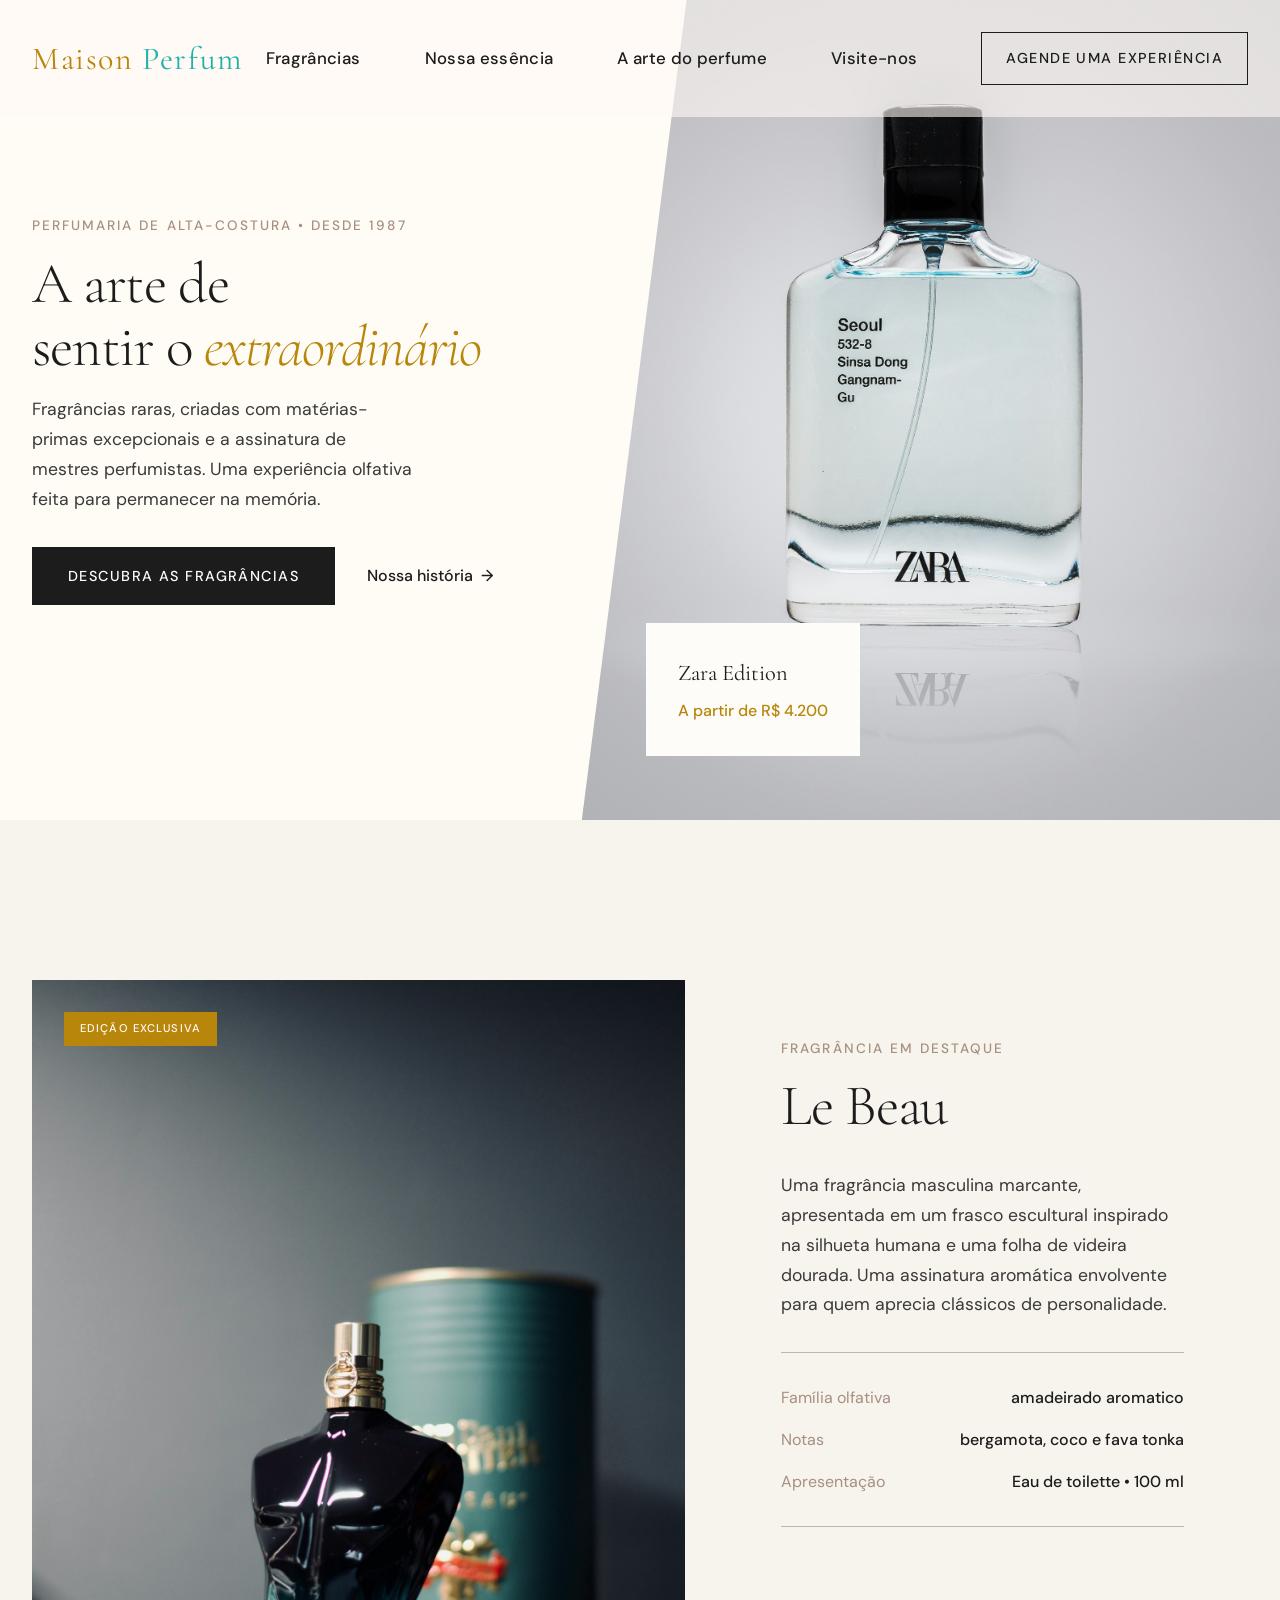
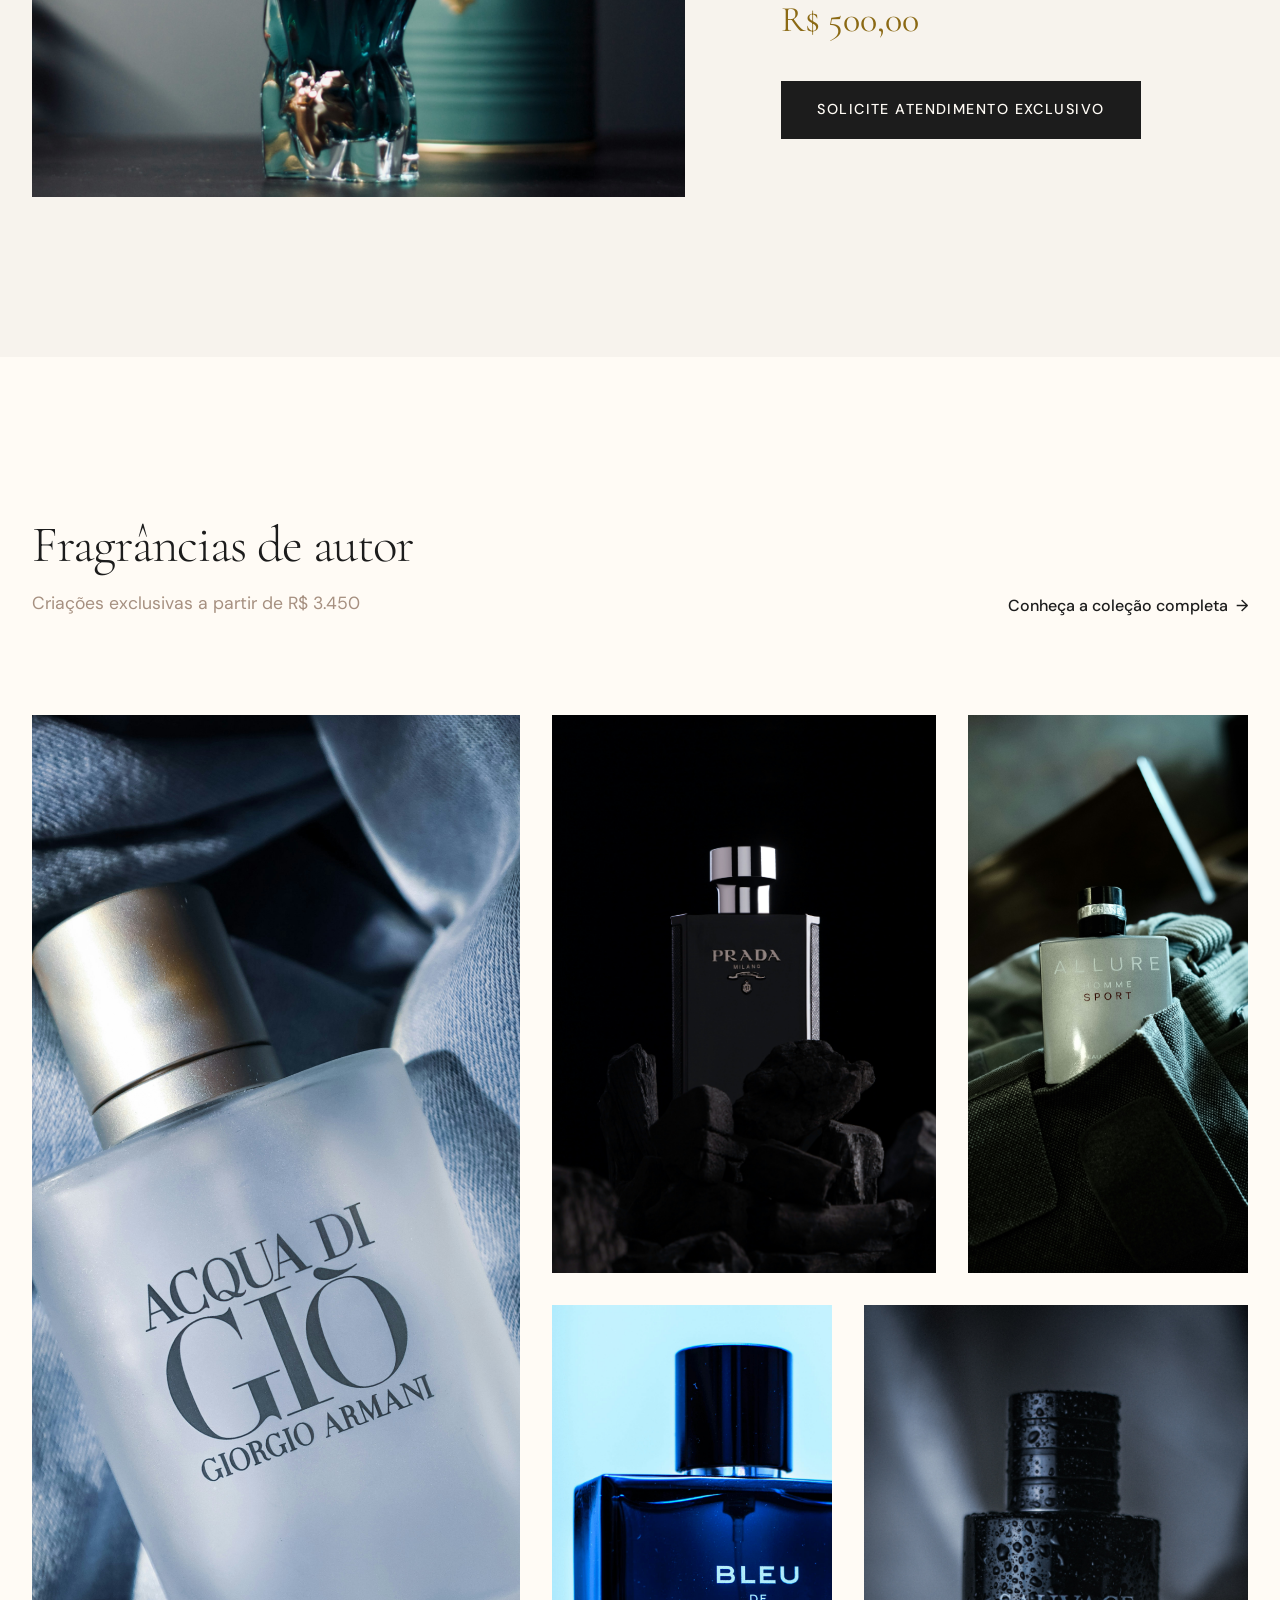
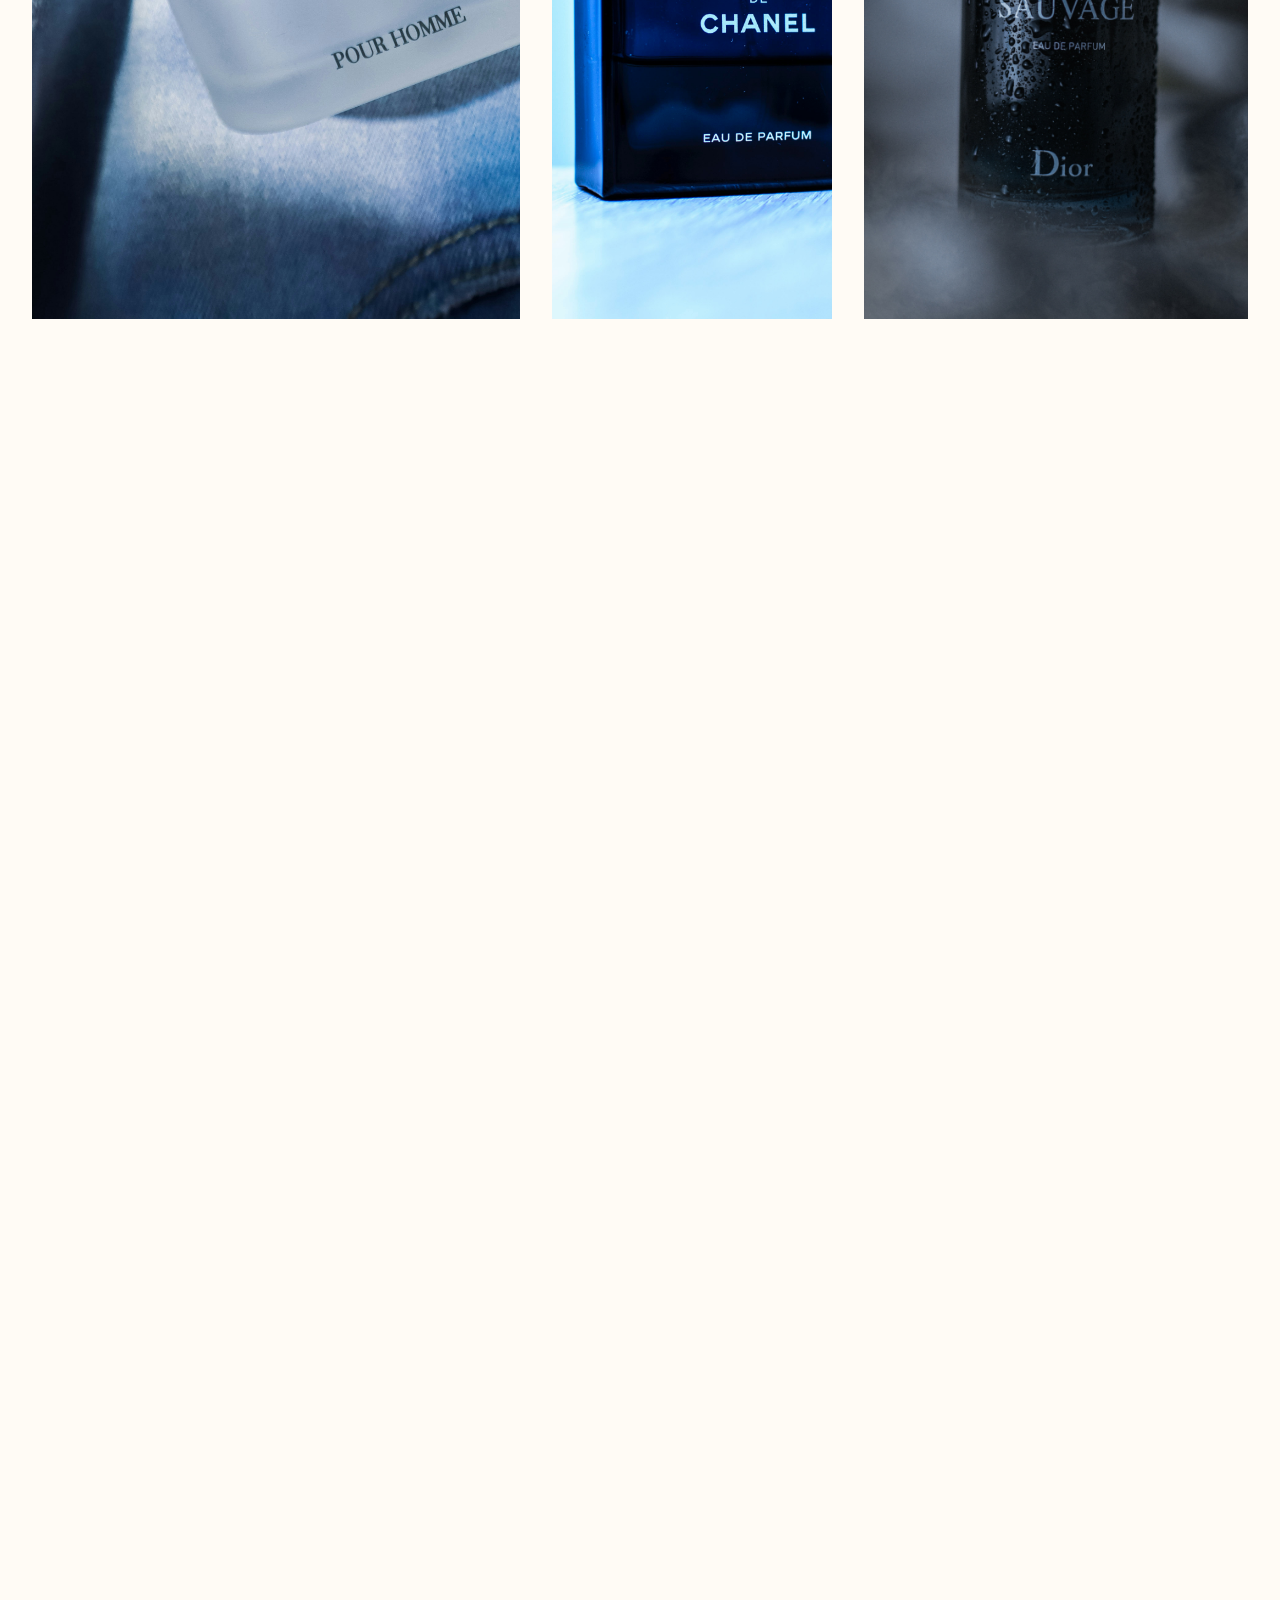
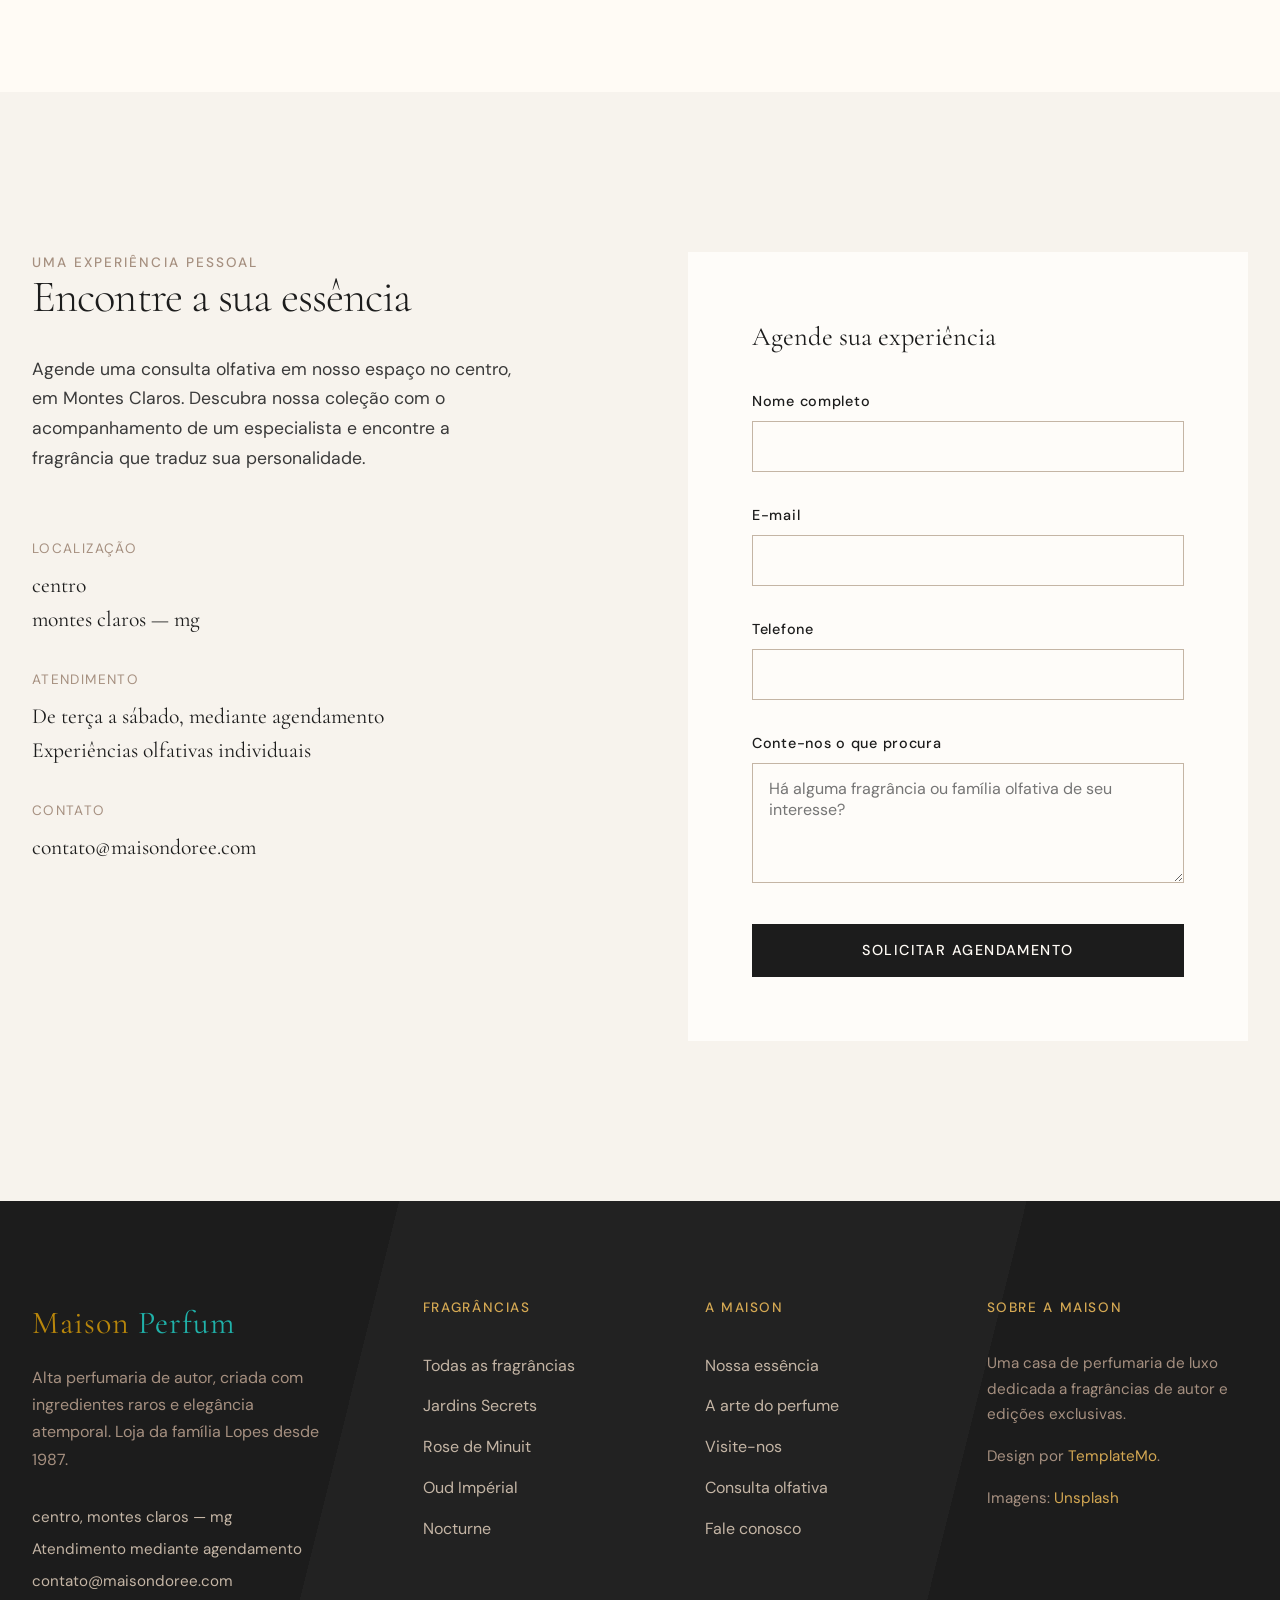
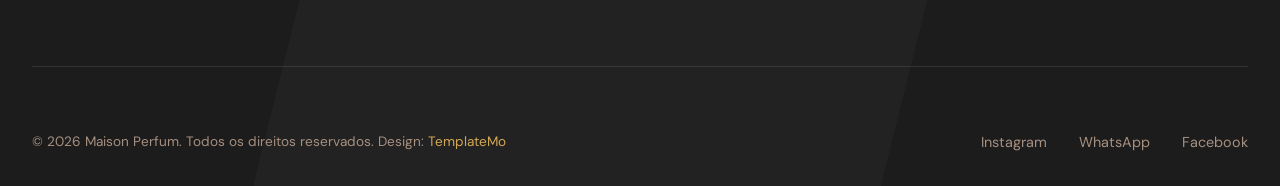
<file: index.html>
<!DOCTYPE html>
<html lang="pt-BR">
<head>
    <meta charset="UTF-8">
    <meta name="viewport" content="width=device-width, initial-scale=1.0">
    <title>Maison Perfum — Perfumaria de Luxo</title>
    
    <!-- Google Fonts -->
    <link rel="preconnect" href="https://fonts.googleapis.com">
    <link rel="preconnect" href="https://fonts.gstatic.com" crossorigin>
    <link href="https://fonts.googleapis.com/css2?family=Cormorant+Garamond:ital,wght@0,300;0,400;0,500;0,600;1,300;1,400&family=DM+Sans:ital,wght@0,400;0,500;0,600;1,400&display=swap" rel="stylesheet">
    <link rel="stylesheet" href="templatemo-maison-style.css">
    <!--

TemplateMo 611 Maison Doree

https://templatemo.com/tm-611-maison-doree

-->
</head>
<body>
    <!-- Header -->
    <header class="site-header" id="header">
        <div class="container">
            <div class="header-inner">
                <a href="#" class="logo">Maison <span>Perfum</span></a>
                
                <nav class="nav-main">
                    <a href="#collections">Fragrâncias</a>
                    <a href="#story">Nossa essência</a>
                    <a href="#craftsmanship">A arte do perfume</a>
                    <a href="#contact">Visite-nos</a>
                    <a href="#contact" class="nav-cta">Agende uma experiência</a>
                </nav>
                
                <button class="menu-toggle" id="menuToggle" aria-label="Abrir menu">
                    <span></span>
                    <span></span>
                    <span></span>
                </button>
            </div>
        </div>
    </header>
    
    <!-- Mobile Navigation -->
    <div class="mobile-overlay" id="mobileOverlay"></div>
    <nav class="mobile-nav" id="mobileNav">
        <button class="mobile-nav-close" id="mobileNavClose" aria-label="Fechar menu">×</button>
        <ul class="mobile-nav-links">
            <li><a href="#collections">Fragrâncias</a></li>
            <li><a href="#story">Nossa essência</a></li>
            <li><a href="#craftsmanship">A arte do perfume</a></li>
            <li><a href="#contact">Visite-nos</a></li>
        </ul>
        <div class="mobile-nav-cta">
            <a href="#contact" class="btn-primary">Agende uma experiência</a>
        </div>
    </nav>
    
    <!-- Hero Section -->
    <section class="hero">
        <div class="hero-content">
            <p class="text-label hero-tagline">Perfumaria de alta-costura • Desde 1987</p>
            <h1 class="heading-display hero-title">
                A arte de<br>sentir o <em>extraordinário</em>
            </h1>
            <p class="text-body hero-description">
                Fragrâncias raras, criadas com matérias-primas excepcionais e
                a assinatura de mestres perfumistas. Uma experiência olfativa
                feita para permanecer na memória.
            </p>
            <div class="hero-actions">
                <a href="#collections" class="btn-primary">Descubra as fragrâncias</a>
                <a href="#story" class="btn-text">Nossa história</a>
            </div>
        </div>
        <div class="hero-image">
            <div class="hero-slide active" data-title="Gentleman Givenchy" data-price="A partir de R$ 550,00">
                <img src="images/alina-rubo-HjO5vw_PP5c-unsplash.jpg" 
                     alt="gentleman givenchy">
            </div>
            <div class="hero-slide" data-title="Zara Edition" data-price="A partir de R$ 4.200">
                <img src="images/kelvin-lutan-5f4yovjJw4c-unsplash.jpg" 
                     alt="Perfume Zara Edition">
            </div>
            <div class="hero-slide" data-title="Yves Saint Laurent" data-price="A partir de R$ 3.450">
                <img src="images/omar-al-ghosson-TaEAE9cdpVU-unsplash.jpg" 
                     alt="Perfume Yves Saint Laurent">
            </div>
            <div class="hero-image-overlay">
                <p class="overlay-title" id="heroTitle">gentleman givenchy</p>
                <p class="overlay-price" id="heroPrice">A partir de R$ 550,00</p>
            </div>
        </div>
    </section>
    
    <!-- Fragrância em destaque -->
    <section class="featured-piece">
        <div class="container">
            <div class="featured-grid">
                <div class="featured-image-wrapper">
                    <div class="featured-image">
                        <img src="images/filip-baotic-Vq511boXLUk-unsplash.jpg" 
                             alt="Frasco de perfume artesanal de luxo">
                    </div>
                    <div class="featured-badge">Edição exclusiva</div>
                </div>
                <div class="featured-content">
                    <p class="text-label featured-label">Fragrância em destaque</p>
                    <h2 class="heading-display featured-title">Le Beau</h2>
                    <p class="text-body featured-description">
                        Uma fragrância masculina marcante, apresentada em um
                        frasco escultural inspirado na silhueta humana e uma folha de videira dourada. Uma
                        assinatura aromática envolvente para quem aprecia
                        clássicos de personalidade.
                    </p>
                    <div class="featured-details">
                        <div class="detail-row">
                            <span class="detail-label">Família olfativa</span>
                            <span class="detail-value">amadeirado aromatico</span>
                        </div>
                        <div class="detail-row">
                            <span class="detail-label">Notas</span>
                            <span class="detail-value">bergamota, coco e fava tonka</span>
                        </div>
                        <div class="detail-row">
                            <span class="detail-label">Apresentação</span>
                            <span class="detail-value">Eau de toilette • 100 ml</span>
                        </div>
                    </div>
                    <p class="featured-price">R$ 500,00</p>
                    <a href="#contact" class="btn-primary">Solicite atendimento exclusivo</a>
                </div>
            </div>
        </div>
    </section>
    
    <!-- Fragrâncias -->
    <section class="collections" id="collections">
        <div class="container">
            <div class="section-header">
                <div class="section-header-left">
                    <h2 class="heading-display section-title">Fragrâncias de autor</h2>
                    <p class="text-body section-subtitle">
                        Criações exclusivas a partir de R$ 3.450
                    </p>
                </div>
                <a href="#contact" class="btn-text">Conheça a coleção completa</a>
            </div>
            
            <div class="collections-grid">
                <div class="collection-item">
                    <div class="collection-image">
                        <img src="images/isaac-wolff-Sdg64dvfRk0-unsplash.jpg" 
                             alt="Perfume floral da coleção Jardins Secrets">
                    </div>
                    <div class="collection-overlay">
                        <h3 class="collection-name">Jardins Secrets</h3>
                        <p class="collection-count">A partir de R$ 3.450</p>
                    </div>
                </div>
                
                <div class="collection-item">
                    <div class="collection-image">
                        <img src="images/jeroen-van-roij-sLQt9PjsCcs-unsplash.jpg" 
                             alt="Perfume floral de luxo com rosas">
                    </div>
                    <div class="collection-overlay">
                        <h3 class="collection-name">Rose de Minuit</h3>
                        <p class="collection-count">A partir de R$ 4.200</p>
                    </div>
                </div>
                
                <div class="collection-item">
                    <div class="collection-image">
                        <img src="images/trung-nhan-tran-BfSTSfEVWfA-unsplash.jpg" 
                             alt="Fragrância intensa em frasco de cristal">
                    </div>
                    <div class="collection-overlay">
                        <h3 class="collection-name">Oud Impérial</h3>
                        <p class="collection-count">A partir de R$ 3.850</p>
                    </div>
                </div>
                
                <div class="collection-item">
                    <div class="collection-image">
                        <img src="images/jeroen-den-otter-2b0JeJTEclQ-unsplash.jpg" 
                             alt="Perfume de edição limitada da coleção Héritage">
                    </div>
                    <div class="collection-overlay">
                        <h3 class="collection-name">Héritage</h3>
                        <p class="collection-count">A partir de R$ 6.500</p>
                    </div>
                </div>
                
                <div class="collection-item">
                    <div class="collection-image">
                        <img src="images/arthur-harutyunyan-PO-Zvi6LGYY-unsplash.jpg" 
                             alt="Perfume amadeirado da coleção Nocturne">
                    </div>
                    <div class="collection-overlay">
                        <h3 class="collection-name">Nocturne</h3>
                        <p class="collection-count">A partir de R$ 3.700</p>
                    </div>
                </div>
            </div>
        </div>
    </section>
    
    <!-- Nossa essência -->
    <section class="story" id="story">
        <div class="container">
            <div class="story-grid">
                <div class="story-content">
                    <p class="text-label story-label">Nossa essência</p>
                    <h2 class="heading-display story-title">
                        Uma história escrita em fragrâncias
                    </h2>
                    <p class="text-body story-text">
                        Fundada em 2026 por Eduardo Lopes, a Maison Perfum é a
                        loja da família Lopes, criada para traduzir emoções em
                        perfumes. Nosso ateliê reúne matérias-primas raras e o
                        talento de perfumistas dedicados a composições únicas.
                    </p>
                    <p class="text-body story-text">
                        Hoje, uma nova geração mantém viva essa tradição:
                        combina técnicas de maceração cuidadosas, ingredientes
                        selecionados e uma visão contemporânea da alta perfumaria.
                        Cada frasco carrega a identidade da nossa casa.
                    </p>
                    <div class="story-signature">
                        <p class="signature-name">Eduardo Lopes</p>
                        <p class="signature-title">Fundador da Maison Perfum</p>
                    </div>
                </div>
                <div class="story-images">
                    <div class="story-image">
                        <img src="images/kelvin-lutan-5f4yovjJw4c-unsplash.jpg" 
                             alt="Detalhe de frasco de perfume Maison Perfum">
                    </div>
                    <div class="story-image">
                        <img src="images/laura-chouette-gbT2KAq1V5c-unsplash.jpg" 
                             alt="Matérias-primas florais para perfumaria">
                    </div>
                </div>
            </div>
        </div>
    </section>
    
    <!-- A arte do perfume -->
    <section class="craftsmanship" id="craftsmanship">
        <div class="container">
            <div class="craft-grid">
                <div class="craft-content">
                    <p class="text-label">A arte da criação</p>
                    <h2 class="heading-display craft-title">
                        Criado com tempo. Usado para sempre.
                    </h2>
                    <p class="text-body craft-text">
                        Da seleção das essências ao repouso em barris, cada
                        fragrância percorre um processo minucioso. Nossos
                        perfumistas equilibram notas raras para criar aromas
                        marcantes, com profundidade e personalidade.
                    </p>
                    <ul class="craft-list text-body">
                        <li>Ingredientes selecionados de origem responsável</li>
                        <li>Composições desenvolvidas por mestres perfumistas</li>
                        <li>Maceração cuidadosa para revelar cada nota</li>
                        <li>Frascos numerados em edições limitadas</li>
                    </ul>
                    <a href="#contact" class="btn-primary">Agende uma consulta olfativa</a>
                </div>
                <div class="craft-image-wrapper">
                    <div class="craft-image">
                        <img src="images/omar-al-ghosson-TaEAE9cdpVU-unsplash.jpg" 
                             alt="Frasco de perfume artesanal em detalhe">
                    </div>
                    <div class="craft-stats">
                        <div class="stat-item">
                            <p class="stat-number">37</p>
                            <p class="stat-label">Anos de excelência</p>
                        </div>
                        <div class="stat-item">
                            <p class="stat-number">12</p>
                            <p class="stat-label">Mestres perfumistas</p>
                        </div>
                        <div class="stat-item">
                            <p class="stat-number">8K+</p>
                            <p class="stat-label">Criações olfativas</p>
                        </div>
                    </div>
                </div>
            </div>
        </div>
    </section>
    
    <!-- Depoimentos -->
    <section class="testimonials">
        <div class="container">
            <div class="testimonials-header">
                <p class="text-label">Relatos de clientes</p>
                <h2 class="heading-display testimonials-title">Uma assinatura inesquecível</h2>
                <p class="text-body testimonials-subtitle">Experiências de quem escolheu a Maison Perfum</p>
            </div>
            
            <div class="testimonials-grid">
                <div class="testimonial-card">
                    <div class="testimonial-stars">
                        <span>★</span><span>★</span><span>★</span><span>★</span><span>★</span>
                    </div>
                    <p class="testimonial-text">
                        A evolução das notas é extraordinária. Oud Impérial se tornou minha assinatura; nunca passo sem receber um elogio.
                    </p>
                    <div class="testimonial-author">
                        <div class="testimonial-info">
                            <p class="testimonial-name">Maria</p>
                            <p class="testimonial-detail">Oud Impérial</p>
                        </div>
                    </div>
                </div>
                
                <div class="testimonial-card">
                    <div class="testimonial-stars">
                        <span>★</span><span>★</span><span>★</span><span>★</span><span>★</span>
                    </div>
                    <p class="testimonial-text">
                        Fui recebida com todo cuidado na consulta olfativa. Rose de Minuit é sofisticado, envolvente e tem uma fixação impecável.
                    </p>
                    <div class="testimonial-author">
                        <div class="testimonial-info">
                            <p class="testimonial-name">Ana</p>
                            <p class="testimonial-detail">Rose de Minuit</p>
                        </div>
                    </div>
                </div>
                
                <div class="testimonial-card">
                    <div class="testimonial-stars">
                        <span>★</span><span>★</span><span>★</span><span>★</span><span>★</span>
                    </div>
                    <p class="testimonial-text">
                        A curadoria e a qualidade dos ingredientes são incomparáveis. Cada fragrância tem personalidade e conta uma história.
                    </p>
                    <div class="testimonial-author">
                        <div class="testimonial-info">
                            <p class="testimonial-name">Luiz</p>
                            <p class="testimonial-detail">Coleção Héritage</p>
                        </div>
                    </div>
                </div>
            </div>
        </div>
    </section>
    
    <!-- Contato -->
    <section class="contact" id="contact">
        <div class="container">
            <div class="contact-grid">
                <div class="contact-content">
                    <p class="text-label">Uma experiência pessoal</p>
                    <h2 class="heading-display contact-title">
                        Encontre a sua essência
                    </h2>
                    <p class="text-body contact-text">
                        Agende uma consulta olfativa em nosso espaço no centro,
                        em Montes Claros. Descubra nossa coleção com o acompanhamento
                        de um especialista e encontre a fragrância que traduz
                        sua personalidade.
                    </p>
                    
                    <div class="contact-details">
                        <div class="contact-item">
                            <p class="contact-item-label">Localização</p>
                            <p class="contact-item-value">
                                centro<br>
                                montes claros — mg
                            </p>
                        </div>
                        <div class="contact-item">
                            <p class="contact-item-label">Atendimento</p>
                            <p class="contact-item-value">
                                De terça a sábado, mediante agendamento<br>
                                Experiências olfativas individuais
                            </p>
                        </div>
                        <div class="contact-item">
                            <p class="contact-item-label">Contato</p>
                            <p class="contact-item-value">
                                <a href="mailto:contato@maisondoree.com">contato@maisondoree.com</a>
                            </p>
                        </div>
                    </div>
                </div>
                
                <div class="contact-form-wrapper">
                    <h3 class="form-title">Agende sua experiência</h3>
                    <form id="appointmentForm">
                        <div class="form-group">
                            <label class="form-label" for="name">Nome completo</label>
                            <input type="text" id="name" name="name" class="form-input" required>
                        </div>
                        <div class="form-group">
                            <label class="form-label" for="email">E-mail</label>
                            <input type="email" id="email" name="email" class="form-input" required>
                        </div>
                        <div class="form-group">
                            <label class="form-label" for="phone">Telefone</label>
                            <input type="tel" id="phone" name="phone" class="form-input">
                        </div>
                        <div class="form-group">
                            <label class="form-label" for="message">Conte-nos o que procura</label>
                            <textarea id="message" name="message" class="form-textarea" 
                                placeholder="Há alguma fragrância ou família olfativa de seu interesse?"></textarea>
                        </div>
                        <button type="submit" class="form-submit">Solicitar agendamento</button>
                    </form>
                </div>
            </div>
        </div>
    </section>
    
    <!-- Footer -->
    <footer class="site-footer">
        <div class="container">
            <div class="footer-grid">
                <!-- Marca e contato -->
                <div class="footer-brand">
                    <p class="footer-logo">Maison <span>Perfum</span></p>
                    <p class="footer-tagline">
                        Alta perfumaria de autor, criada com ingredientes raros e elegância atemporal. Loja da família Lopes desde 1987.
                    </p>
                    <div class="footer-contact-info">
                        <p>centro, montes claros — mg</p>
                        <p>Atendimento mediante agendamento</p>
                        <p><a href="mailto:contato@maisondoree.com">contato@maisondoree.com</a></p>
                    </div>
                </div>
                
                <!-- Fragrâncias -->
                <div class="footer-column">
                    <h4 class="footer-column-title">Fragrâncias</h4>
                    <ul class="footer-links">
                        <li><a href="#collections">Todas as fragrâncias</a></li>
                        <li><a href="#">Jardins Secrets</a></li>
                        <li><a href="#">Rose de Minuit</a></li>
                        <li><a href="#">Oud Impérial</a></li>
                        <li><a href="#">Nocturne</a></li>
                    </ul>
                </div>
                
                <!-- Maison -->
                <div class="footer-column">
                    <h4 class="footer-column-title">A Maison</h4>
                    <ul class="footer-links">
                        <li><a href="#story">Nossa essência</a></li>
                        <li><a href="#craftsmanship">A arte do perfume</a></li>
                        <li><a href="#contact">Visite-nos</a></li>
                        <li><a href="#contact">Consulta olfativa</a></li>
                        <li><a href="#contact">Fale conosco</a></li>
                    </ul>
                </div>
                
                <!-- Sobre a Maison -->
                <div class="footer-column footer-about">
                    <h4 class="footer-column-title">Sobre a Maison</h4>
                    <p>
                        Uma casa de perfumaria de luxo dedicada a fragrâncias de autor e edições exclusivas.
                    </p>
                    <p>
                        Design por <a href="https://templatemo.com" target="_blank" rel="nofollow">TemplateMo</a>.
                    </p>
                    <p>
                        Imagens: <a href="https://unsplash.com" target="_blank">Unsplash</a>
                    </p>
                </div>
            </div>
            
            <!-- Rodapé -->
            <div class="footer-bottom">
                <p class="footer-copyright">© 2026 Maison Perfum. Todos os direitos reservados. Design: <a href="https://templatemo.com" target="_blank" rel="nofollow">TemplateMo</a></p>
                <div class="footer-social">
                    <a href="#">Instagram</a>
                    <a href="#">WhatsApp</a>
                    <a href="#">Facebook</a>
                </div>
            </div>
        </div>
    </footer>
    <script src="templatemo-maison-doree.js"></script>
</body>
</html>
</file>
<file: templatemo-maison-style.css>
@charset "utf-8";
/* 

CSS Document 

TemplateMo 611 Maison Doree

https://templatemo.com/tm-611-maison-doree

*/

:root {
	--color-cream: #FFFBF5;
	--color-ivory: #F7F3ED;
	--color-warm-white: #FEFCF9;
	--color-gold: #B8860B;
	--color-gold-light: #D4A853;
	--color-gold-dark: #8B6914;
	--color-turquoise: #20B2AA;
	--color-charcoal: #1C1C1C;
	--color-charcoal-soft: #3A3A3A;
	--color-taupe: #A69080;
	--color-taupe-light: #C4B5A5;

	--font-display: 'Cormorant Garamond', Georgia, serif;
	--font-body: 'DM Sans', -apple-system, sans-serif;

	--space-xs: 0.5rem;
	--space-sm: 1rem;
	--space-md: 2rem;
	--space-lg: 4rem;
	--space-xl: 6rem;
	--space-2xl: 10rem;
}

*,
*::before,
*::after {
	margin: 0;
	padding: 0;
	box-sizing: border-box;
}

html {
	scroll-behavior: smooth;
}

body {
	font-family: var(--font-body);
	font-size: 18px;
	line-height: 1.6;
	color: var(--color-charcoal);
	background-color: var(--color-cream);
	-webkit-font-smoothing: antialiased;
}

img {
	max-width: 100%;
	height: auto;
	display: block;
}

a {
	color: inherit;
	text-decoration: none;
}

/* Typography */
.heading-display {
	font-family: var(--font-display);
	font-weight: 300;
	line-height: 1.1;
	letter-spacing: -0.02em;
}

.heading-editorial {
	font-family: var(--font-display);
	font-weight: 400;
	font-style: italic;
	line-height: 1.2;
}

.text-label {
	font-family: var(--font-body);
	font-size: 0.85rem;
	font-weight: 500;
	letter-spacing: 0.15em;
	text-transform: uppercase;
	color: var(--color-taupe);
}

.text-body {
	font-family: var(--font-body);
	font-size: 1.1rem;
	line-height: 1.7;
	color: var(--color-charcoal-soft);
}

/* Layout Utilities */
.container {
	width: 100%;
	max-width: 1400px;
	margin: 0 auto;
	padding: 0 var(--space-md);
}

.container--narrow {
	max-width: 900px;
}

.container--wide {
	max-width: 1600px;
}

/* ========================================
           HEADER / NAVIGATION
        ======================================== */
.site-header {
	position: fixed;
	top: 0;
	left: 0;
	right: 0;
	z-index: 1000;
	padding: var(--space-md) 0;
	transition: background 0.4s ease, padding 0.4s ease;
}

.site-header::before {
	content: '';
	position: absolute;
	top: 0;
	left: 0;
	right: 0;
	bottom: 0;
	background-color: rgba(255, 251, 245, 0.6);
	z-index: -1;
}

.site-header.scrolled {
	background: rgba(255, 251, 245, 0.98);
	backdrop-filter: blur(10px);
	padding: var(--space-sm) 0;
	box-shadow: 0 1px 0 rgba(0, 0, 0, 0.05);
}

.site-header.scrolled::before {
	display: none;
}

.header-inner {
	display: flex;
	align-items: center;
	justify-content: space-between;
}

.logo {
	font-family: var(--font-display);
	font-size: 2rem;
	font-weight: 400;
	letter-spacing: 0.05em;
	color: var(--color-gold);
}

.logo span {
	color: var(--color-turquoise);
}

.nav-main {
	display: flex;
	align-items: center;
	gap: var(--space-lg);
}

.nav-main a:not(.nav-cta) {
	font-family: var(--font-body);
	font-size: 1.05rem;
	font-weight: 500;
	letter-spacing: 0.02em;
	position: relative;
	padding: var(--space-xs) 0;
	transition: color 0.3s ease;
}

.nav-main a:not(.nav-cta):hover {
	color: var(--color-gold);
}

.nav-cta {
	font-family: var(--font-body);
	font-size: 0.9rem;
	font-weight: 500;
	letter-spacing: 0.1em;
	text-transform: uppercase;
	padding: 0.875rem 1.5rem;
	border: 1px solid var(--color-charcoal);
	transition: all 0.3s ease;
}

.nav-cta:hover {
	background-color: var(--color-charcoal);
	color: var(--color-cream);
}

/* Mobile Menu Toggle */
.menu-toggle {
	display: none;
	flex-direction: column;
	gap: 5px;
	background: none;
	border: none;
	cursor: pointer;
	padding: 10px;
}

.menu-toggle span {
	display: block;
	width: 24px;
	height: 1.5px;
	background-color: var(--color-charcoal);
	transition: all 0.3s ease;
}

/* ========================================
           HERO SECTION
        ======================================== */
.hero {
	min-height: 600px;
	max-height: 820px;
	height: 100vh;
	display: grid;
	grid-template-columns: 1fr 1.2fr;
	background-color: var(--color-cream);
	overflow: hidden;
}

.hero-content {
	display: flex;
	flex-direction: column;
	justify-content: center;
	padding: var(--space-md) var(--space-lg);
	padding-left: max(var(--space-md), calc((100vw - 1400px) / 2 + var(--space-md)));
}

.hero-tagline {
	margin-bottom: var(--space-sm);
	opacity: 0;
	transform: translateY(20px);
	animation: fadeUp 0.8s ease forwards;
	animation-delay: 0.3s;
}

.hero-title {
	font-size: clamp(2.5rem, 4.5vw, 4rem);
	margin-bottom: var(--space-sm);
	opacity: 0;
	transform: translateY(30px);
	animation: fadeUp 0.8s ease forwards;
	animation-delay: 0.5s;
}

.hero-title em {
	font-style: italic;
	color: var(--color-gold);
}

.hero-description {
	max-width: 380px;
	margin-bottom: var(--space-md);
	opacity: 0;
	transform: translateY(20px);
	animation: fadeUp 0.8s ease forwards;
	animation-delay: 0.7s;
}

.hero-actions {
	display: flex;
	align-items: center;
	gap: var(--space-md);
	opacity: 0;
	transform: translateY(20px);
	animation: fadeUp 0.8s ease forwards;
	animation-delay: 0.9s;
}

.btn-primary {
	display: inline-flex;
	align-items: center;
	gap: var(--space-sm);
	font-family: var(--font-body);
	font-size: 0.9rem;
	font-weight: 500;
	letter-spacing: 0.1em;
	text-transform: uppercase;
	padding: 1.1rem 2.25rem;
	background-color: var(--color-charcoal);
	color: var(--color-cream);
	border: none;
	cursor: pointer;
	transition: all 0.3s ease;
}

.btn-primary:hover {
	background-color: var(--color-gold-dark);
}

.btn-text {
	font-family: var(--font-body);
	font-size: 1rem;
	font-weight: 500;
	color: var(--color-charcoal);
	position: relative;
}

.btn-text::after {
	content: '→';
	margin-left: 0.5rem;
	transition: margin-left 0.3s ease;
}

.btn-text:hover::after {
	margin-left: 0.75rem;
}

.hero-image {
	position: relative;
	overflow: hidden;
	clip-path: polygon(15% 0, 100% 0, 100% 100%, 0 100%);
}

.hero-slide {
	position: absolute;
	inset: 0;
	opacity: 0;
	transition: opacity 1s ease-in-out;
}

.hero-slide.active {
	opacity: 1;
}

.hero-slide img {
	width: 100%;
	height: 100%;
	object-fit: cover;
}

.hero-image-overlay {
	position: absolute;
	bottom: var(--space-lg);
	left: var(--space-lg);
	background-color: var(--color-warm-white);
	padding: var(--space-md);
	max-width: 280px;
	z-index: 10;
	opacity: 0;
	transform: translateY(20px);
	animation: fadeUp 0.8s ease forwards;
	animation-delay: 1.1s;
}

.overlay-title {
	font-family: var(--font-display);
	font-size: 1.4rem;
	font-weight: 400;
	margin-bottom: var(--space-xs);
	transition: opacity 0.5s ease;
}

.overlay-price {
	font-family: var(--font-body);
	font-size: 1rem;
	color: var(--color-gold);
	font-weight: 500;
	transition: opacity 0.5s ease;
}

@keyframes fadeUp {
	to {
		opacity: 1;
		transform: translateY(0);
	}
}

/* ========================================
           FEATURED PIECE SECTION
        ======================================== */
.featured-piece {
	padding: var(--space-2xl) 0;
	background-color: var(--color-ivory);
}

.featured-grid {
	display: grid;
	grid-template-columns: 1.4fr 1fr;
	gap: var(--space-xl);
	align-items: center;
}

.featured-image-wrapper {
	position: relative;
}

.featured-image {
	aspect-ratio: 4/5;
	overflow: hidden;
}

.featured-image img {
	width: 100%;
	height: 100%;
	object-fit: cover;
	transition: transform 0.8s ease;
}

.featured-image-wrapper:hover .featured-image img {
	transform: scale(1.03);
}

.featured-badge {
	position: absolute;
	top: var(--space-md);
	left: var(--space-md);
	background-color: var(--color-gold);
	color: var(--color-cream);
	font-family: var(--font-body);
	font-size: 0.7rem;
	font-weight: 500;
	letter-spacing: 0.1em;
	text-transform: uppercase;
	padding: 0.5rem 1rem;
}

.featured-content {
	padding-right: var(--space-lg);
}

.featured-label {
	margin-bottom: var(--space-sm);
}

.featured-title {
	font-size: clamp(2.75rem, 4.5vw, 4rem);
	margin-bottom: var(--space-md);
}

.featured-description {
	margin-bottom: var(--space-md);
}

.featured-details {
	display: flex;
	flex-direction: column;
	gap: var(--space-sm);
	margin-bottom: var(--space-lg);
	padding: var(--space-md) 0;
	border-top: 1px solid var(--color-taupe-light);
	border-bottom: 1px solid var(--color-taupe-light);
}

.detail-row {
	display: flex;
	justify-content: space-between;
	font-size: 1rem;
}

.detail-label {
	color: var(--color-taupe);
}

.detail-value {
	font-weight: 500;
}

.featured-price {
	font-family: var(--font-display);
	font-size: 2.25rem;
	font-weight: 400;
	color: var(--color-gold-dark);
	margin-bottom: var(--space-md);
}

/* ========================================
           COLLECTIONS SECTION
        ======================================== */
.collections {
	padding: var(--space-2xl) 0;
	background-color: var(--color-cream);
}

.section-header {
	display: flex;
	justify-content: space-between;
	align-items: flex-end;
	margin-bottom: var(--space-xl);
}

.section-header-left {
	max-width: 500px;
}

.section-title {
	font-size: clamp(2.25rem, 4vw, 3.5rem);
	margin-bottom: var(--space-sm);
}

.section-subtitle {
	color: var(--color-taupe);
}

/* Asymmetric Masonry Grid */
.collections-grid {
	display: grid;
	grid-template-columns: repeat(12, 1fr);
	grid-template-rows: repeat(2, auto);
	gap: var(--space-md);
}

.collection-item {
	position: relative;
	overflow: hidden;
	cursor: pointer;
}

.collection-item:nth-child(1) {
	grid-column: 1 / 6;
	grid-row: 1 / 3;
}

.collection-item:nth-child(2) {
	grid-column: 6 / 10;
	grid-row: 1 / 2;
}

.collection-item:nth-child(3) {
	grid-column: 10 / 13;
	grid-row: 1 / 2;
}

.collection-item:nth-child(4) {
	grid-column: 6 / 9;
	grid-row: 2 / 3;
}

.collection-item:nth-child(5) {
	grid-column: 9 / 13;
	grid-row: 2 / 3;
}

.collection-image {
	width: 100%;
	height: 100%;
	min-height: 280px;
	overflow: hidden;
}

.collection-item:nth-child(1) .collection-image {
	min-height: 600px;
}

.collection-image img {
	width: 100%;
	height: 100%;
	object-fit: cover;
	transition: transform 0.6s ease;
}

.collection-item:hover .collection-image img {
	transform: scale(1.05);
}

.collection-overlay {
	position: absolute;
	inset: 0;
	background: linear-gradient(to top, rgba(28, 28, 28, 0.7) 0%, transparent 60%);
	display: flex;
	flex-direction: column;
	justify-content: flex-end;
	padding: var(--space-md);
	opacity: 0;
	transition: opacity 0.4s ease;
}

.collection-item:hover .collection-overlay {
	opacity: 1;
}

.collection-name {
	font-family: var(--font-display);
	font-size: 1.75rem;
	font-weight: 400;
	color: var(--color-cream);
	margin-bottom: var(--space-xs);
}

.collection-count {
	font-size: 0.9rem;
	color: var(--color-taupe-light);
	letter-spacing: 0.05em;
}

/* ========================================
           ABOUT / STORY SECTION
        ======================================== */
.story {
	padding: var(--space-2xl) 0;
	background: linear-gradient(104deg,
			#1C1C1C 0%,
			#1C1C1C 50%,
			#222222 50%,
			#222222 100%);
	color: var(--color-cream);
	overflow: hidden;
}

.story-grid {
	display: grid;
	grid-template-columns: 1fr 1fr;
	gap: var(--space-xl);
	align-items: center;
}

.story-content {
	padding-right: var(--space-lg);
}

.story-label {
	color: var(--color-gold-light);
	margin-bottom: var(--space-sm);
}

.story-title {
	font-size: clamp(2.75rem, 4.5vw, 4.5rem);
	margin-bottom: var(--space-md);
	color: var(--color-cream);
}

.story-text {
	color: var(--color-taupe-light);
	margin-bottom: var(--space-md);
}

.story-signature {
	margin-top: var(--space-lg);
}

.signature-name {
	font-family: var(--font-display);
	font-style: italic;
	font-size: 1.75rem;
	color: var(--color-gold-light);
	margin-bottom: var(--space-xs);
}

.signature-title {
	font-size: 0.9rem;
	color: var(--color-taupe);
	letter-spacing: 0.1em;
	text-transform: uppercase;
}

.story-images {
	display: grid;
	grid-template-columns: 1fr 1fr;
	gap: var(--space-md);
	position: relative;
}

.story-image:first-child {
	margin-top: var(--space-xl);
}

.story-image {
	aspect-ratio: 3/4;
	overflow: hidden;
}

.story-image img {
	width: 100%;
	height: 100%;
	object-fit: cover;
}

/* ========================================
           CRAFTSMANSHIP SECTION
        ======================================== */
.craftsmanship {
	padding: var(--space-2xl) 0;
	background-color: var(--color-ivory);
	overflow: hidden;
}

.craft-grid {
	display: grid;
	grid-template-columns: 1fr 1.5fr;
	gap: var(--space-xl);
	align-items: center;
}

.craft-content {
	order: 1;
}

.craft-image-wrapper {
	order: 2;
	position: relative;
}

.craft-image {
	aspect-ratio: 16/10;
	overflow: hidden;
}

.craft-image img {
	width: 100%;
	height: 100%;
	object-fit: cover;
}

.craft-stats {
	position: absolute;
	bottom: -40px;
	left: var(--space-lg);
	right: var(--space-lg);
	display: flex;
	gap: var(--space-lg);
	background-color: var(--color-warm-white);
	padding: var(--space-md) var(--space-lg);
	box-shadow: 0 10px 40px rgba(0, 0, 0, 0.08);
}

.stat-item {
	text-align: center;
}

.stat-number {
	font-family: var(--font-display);
	font-size: 2.75rem;
	font-weight: 300;
	color: var(--color-gold-dark);
	line-height: 1;
	margin-bottom: var(--space-xs);
}

.stat-label {
	font-size: 0.8rem;
	letter-spacing: 0.1em;
	text-transform: uppercase;
	color: var(--color-taupe);
}

.craft-title {
	font-size: clamp(2.25rem, 3.5vw, 3rem);
	margin-bottom: var(--space-md);
}

.craft-text {
	margin-bottom: var(--space-md);
}

.craft-list {
	list-style: none;
	margin-bottom: var(--space-lg);
}

.craft-list li {
	position: relative;
	padding-left: var(--space-md);
	margin-bottom: var(--space-sm);
	font-size: 1.05rem;
}

.craft-list li::before {
	content: '';
	position: absolute;
	left: 0;
	top: 0.6em;
	width: 6px;
	height: 1px;
	background-color: var(--color-gold);
}

/* ========================================
           TESTIMONIALS SECTION
        ======================================== */
.testimonials {
	padding: var(--space-2xl) 0;
	background-color: var(--color-cream);
}

.testimonials-header {
	text-align: center;
	margin-bottom: var(--space-xl);
}

.testimonials-title {
	font-size: clamp(2.25rem, 3.5vw, 3rem);
	margin-bottom: var(--space-sm);
}

.testimonials-subtitle {
	color: var(--color-taupe);
}

.testimonials-grid {
	display: grid;
	grid-template-columns: repeat(3, 1fr);
	gap: var(--space-md);
}

.testimonial-card {
	background-color: var(--color-ivory);
	padding: var(--space-lg);
	position: relative;
	transition: transform 0.3s ease, box-shadow 0.3s ease;
}

.testimonial-card:hover {
	transform: translateY(-5px);
	box-shadow: 0 15px 40px rgba(0, 0, 0, 0.08);
}

.testimonial-card::before {
	content: '"';
	position: absolute;
	top: var(--space-sm);
	right: var(--space-md);
	font-family: var(--font-display);
	font-size: 4rem;
	line-height: 1;
	color: var(--color-gold);
	opacity: 0.3;
}

.testimonial-stars {
	display: flex;
	gap: 4px;
	margin-bottom: var(--space-sm);
}

.testimonial-stars span {
	color: var(--color-gold);
	font-size: 1rem;
}

.testimonial-text {
	font-family: var(--font-display);
	font-size: 1.15rem;
	font-style: italic;
	line-height: 1.6;
	color: var(--color-charcoal);
	margin-bottom: var(--space-md);
}

.testimonial-author {
	display: flex;
	align-items: center;
	gap: var(--space-sm);
	padding-top: var(--space-sm);
	border-top: 1px solid var(--color-taupe-light);
}

.testimonial-avatar {
	width: 48px;
	height: 48px;
	border-radius: 50%;
	overflow: hidden;
	flex-shrink: 0;
}

.testimonial-avatar img {
	width: 100%;
	height: 100%;
	object-fit: cover;
}

.testimonial-info {
	flex: 1;
}

.testimonial-name {
	font-family: var(--font-body);
	font-size: 1rem;
	font-weight: 500;
	color: var(--color-charcoal);
}

.testimonial-detail {
	font-size: 0.9rem;
	color: var(--color-taupe);
}

/* ========================================
           CONTACT / VISIT SECTION
        ======================================== */
.contact {
	padding: var(--space-2xl) 0;
	background-color: var(--color-ivory);
}

.contact-grid {
	display: grid;
	grid-template-columns: 1fr 1fr;
	gap: var(--space-xl);
}

.contact-content {
	padding-right: var(--space-lg);
}

.contact-title {
	font-size: clamp(2.25rem, 3.5vw, 3rem);
	margin-bottom: var(--space-md);
}

.contact-text {
	margin-bottom: var(--space-lg);
}

.contact-details {
	margin-bottom: var(--space-lg);
}

.contact-item {
	margin-bottom: var(--space-md);
}

.contact-item-label {
	font-size: 0.85rem;
	letter-spacing: 0.1em;
	text-transform: uppercase;
	color: var(--color-taupe);
	margin-bottom: var(--space-xs);
}

.contact-item-value {
	font-family: var(--font-display);
	font-size: 1.35rem;
}

.contact-item-value a {
	transition: color 0.3s ease;
}

.contact-item-value a:hover {
	color: var(--color-gold);
}

.contact-form-wrapper {
	background-color: var(--color-warm-white);
	padding: var(--space-lg);
}

.form-title {
	font-family: var(--font-display);
	font-size: 1.65rem;
	font-weight: 400;
	margin-bottom: var(--space-md);
}

.form-group {
	margin-bottom: var(--space-md);
}

.form-label {
	display: block;
	font-size: 0.9rem;
	font-weight: 500;
	letter-spacing: 0.05em;
	margin-bottom: var(--space-xs);
}

.form-input,
.form-textarea {
	width: 100%;
	padding: 0.875rem 1rem;
	font-family: var(--font-body);
	font-size: 1rem;
	border: 1px solid var(--color-taupe-light);
	background-color: transparent;
	transition: border-color 0.3s ease;
}

.form-input:focus,
.form-textarea:focus {
	outline: none;
	border-color: var(--color-gold);
}

.form-textarea {
	min-height: 120px;
	resize: vertical;
}

.form-submit {
	width: 100%;
	padding: 1.1rem;
	font-family: var(--font-body);
	font-size: 0.9rem;
	font-weight: 500;
	letter-spacing: 0.1em;
	text-transform: uppercase;
	background-color: var(--color-charcoal);
	color: var(--color-cream);
	border: none;
	cursor: pointer;
	transition: background-color 0.3s ease;
}

.form-submit:hover {
	background-color: var(--color-gold-dark);
}

/* ========================================
           FOOTER - 4 Column Layout
        ======================================== */
.site-footer {
	background: linear-gradient(104deg,
			#1C1C1C 0%,
			#1C1C1C 28%,
			#222222 28%,
			#222222 72%,
			#1C1C1C 72%,
			#1C1C1C 100%);
	color: var(--color-cream);
	padding: var(--space-xl) 0 var(--space-md);
	position: relative;
}

.footer-grid {
	display: grid;
	grid-template-columns: 1.5fr 1fr 1fr 1.2fr;
	gap: var(--space-lg);
	margin-bottom: var(--space-lg);
	padding-bottom: var(--space-lg);
	border-bottom: 1px solid rgba(255, 255, 255, 0.1);
}

/* Column 1: Brand */
.footer-brand {
	padding-right: var(--space-md);
}

.footer-logo {
	font-family: var(--font-display);
	font-size: 2rem;
	font-weight: 400;
	letter-spacing: 0.03em;
	margin-bottom: var(--space-sm);
	color: var(--color-gold);
}

.footer-logo span {
	color: var(--color-turquoise);
}

.footer-tagline {
	font-size: 1rem;
	color: var(--color-taupe);
	line-height: 1.7;
	margin-bottom: var(--space-md);
}

.footer-contact-info p {
	font-size: 0.95rem;
	color: var(--color-taupe-light);
	margin-bottom: var(--space-xs);
}

.footer-contact-info a {
	color: var(--color-taupe-light);
	transition: color 0.3s ease;
}

.footer-contact-info a:hover {
	color: var(--color-gold-light);
}

/* Column Headers */
.footer-column-title {
	font-family: var(--font-body);
	font-size: 0.85rem;
	font-weight: 500;
	letter-spacing: 0.12em;
	text-transform: uppercase;
	color: var(--color-gold-light);
	margin-bottom: var(--space-md);
}

/* Column Links */
.footer-links {
	list-style: none;
}

.footer-links li {
	margin-bottom: 0.75rem;
}

.footer-links a {
	font-size: 1rem;
	color: var(--color-taupe-light);
	transition: color 0.3s ease;
}

.footer-links a:hover {
	color: var(--color-cream);
}

/* Column 4: About Website */
.footer-about p {
	font-size: 0.95rem;
	color: var(--color-taupe);
	line-height: 1.7;
	margin-bottom: var(--space-sm);
}

.footer-about a {
	color: var(--color-gold-light);
	transition: color 0.3s ease;
}

.footer-about a:hover {
	color: var(--color-cream);
}

/* Footer Bottom */
.footer-bottom {
	display: flex;
	justify-content: space-between;
	align-items: center;
}

.footer-copyright {
	font-size: 0.85rem;
	color: var(--color-taupe);
}

.footer-copyright a {
	color: var(--color-gold-light);
	transition: color 0.3s ease;
}

.footer-copyright a:hover {
	color: var(--color-cream);
}

.footer-social {
	display: flex;
	gap: var(--space-md);
}

.footer-social a {
	font-size: 0.9rem;
	color: var(--color-taupe);
	transition: color 0.3s ease;
}

.footer-social a:hover {
	color: var(--color-gold-light);
}

/* ========================================
           RESPONSIVE STYLES
        ======================================== */
@media (max-width: 1200px) {
	.hero {
		grid-template-columns: 1fr 1fr;
	}

	.hero-content {
		padding: var(--space-md) var(--space-md);
		padding-left: var(--space-lg);
	}

	.collections-grid {
		grid-template-columns: repeat(6, 1fr);
	}

	.collection-item:nth-child(1) {
		grid-column: 1 / 4;
		grid-row: 1 / 2;
	}

	.collection-item:nth-child(2) {
		grid-column: 4 / 7;
		grid-row: 1 / 2;
	}

	.collection-item:nth-child(3) {
		grid-column: 1 / 3;
		grid-row: 2 / 3;
	}

	.collection-item:nth-child(4) {
		grid-column: 3 / 5;
		grid-row: 2 / 3;
	}

	.collection-item:nth-child(5) {
		grid-column: 5 / 7;
		grid-row: 2 / 3;
	}

	.collection-item:nth-child(1) .collection-image {
		min-height: 350px;
	}
}

@media (max-width: 1100px) {
	.logo {
		font-size: 1.5rem;
	}

	.nav-main {
		gap: var(--space-md);
	}

	.nav-main a:not(.nav-cta) {
		font-size: 0.85rem;
	}

	.nav-cta {
		font-size: 0.75rem;
		padding: 0.7rem 1rem;
	}

	.craft-stats {
		gap: var(--space-md);
		padding: var(--space-sm) var(--space-md);
		left: var(--space-md);
		right: var(--space-md);
	}
}

@media (max-width: 860px) {
	.nav-main {
		display: none;
	}

	.menu-toggle {
		display: flex;
	}

	.hero {
		grid-template-columns: 1fr;
		height: auto;
		max-height: none;
	}

	.hero-content {
		padding: calc(var(--space-lg) + 60px) var(--space-md) var(--space-lg);
		order: 2;
	}

	.hero-image {
		order: 1;
		height: 400px;
		clip-path: none;
	}

	.hero-image-overlay {
		display: none;
	}

	.featured-grid,
	.story-grid,
	.craft-grid,
	.contact-grid {
		grid-template-columns: 1fr;
	}

	.featured-content {
		padding-right: 0;
		order: 2;
	}

	.featured-image-wrapper {
		order: 1;
	}

	.story-content {
		padding-right: 0;
	}

	.craft-content {
		order: 2;
	}

	.craft-image-wrapper {
		order: 1;
	}

	.craft-stats {
		position: static;
		margin-top: var(--space-md);
		justify-content: center;
	}

	.testimonials-grid {
		grid-template-columns: 1fr;
		gap: var(--space-md);
	}

	.contact-content {
		padding-right: 0;
	}

	.footer-grid {
		grid-template-columns: 1fr 1fr;
		gap: var(--space-lg);
	}

	.footer-brand {
		grid-column: 1 / -1;
		padding-right: 0;
	}

	.footer-bottom {
		flex-direction: column;
		gap: var(--space-md);
		text-align: center;
	}
}

@media (max-width: 768px) {
	.collections-grid {
		grid-template-columns: 1fr 1fr;
	}

	.collection-item:nth-child(1) {
		grid-column: 1 / -1;
		grid-row: auto;
	}

	.collection-item:nth-child(2),
	.collection-item:nth-child(3),
	.collection-item:nth-child(4),
	.collection-item:nth-child(5) {
		grid-column: auto;
		grid-row: auto;
	}

	.collection-item:nth-child(1) .collection-image {
		min-height: 300px;
	}

	.collection-overlay {
		opacity: 1;
	}

	.story-images {
		grid-template-columns: 1fr;
		gap: var(--space-sm);
	}

	.story-image:first-child {
		margin-top: 0;
	}

	.section-header {
		flex-direction: column;
		align-items: flex-start;
		gap: var(--space-md);
	}

	.testimonials-grid {
		grid-template-columns: repeat(2, 1fr);
	}

	.testimonial-card:nth-child(3) {
		grid-column: 1 / -1;
	}
}

@media (max-width: 576px) {
	:root {
		--space-lg: 3rem;
		--space-xl: 4rem;
		--space-2xl: 6rem;
	}

	.hero-actions {
		flex-direction: column;
		align-items: flex-start;
	}

	.collections-grid {
		grid-template-columns: 1fr;
	}

	.collection-item:nth-child(n) {
		grid-column: 1;
	}

	.craft-stats {
		flex-direction: column;
		gap: var(--space-md);
	}

	.testimonials-grid {
		grid-template-columns: 1fr;
	}

	.testimonial-card:nth-child(3) {
		grid-column: auto;
	}

	.footer-grid {
		grid-template-columns: 1fr;
	}
}

/* Mobile Navigation */
.mobile-nav {
	position: fixed;
	top: 0;
	right: -100%;
	width: 100%;
	max-width: 400px;
	height: 100vh;
	height: 100dvh;
	background-color: var(--color-warm-white);
	z-index: 2000;
	padding: var(--space-xl) var(--space-md);
	transition: right 0.4s ease;
	display: flex;
	flex-direction: column;
	overflow-y: auto;
	overscroll-behavior: contain;
}

.mobile-nav.active {
	right: 0;
}

.mobile-nav-close {
	position: absolute;
	top: var(--space-md);
	right: var(--space-md);
	background: none;
	border: none;
	font-size: 1.5rem;
	cursor: pointer;
	color: var(--color-charcoal);
}

.mobile-nav-links {
	list-style: none;
	margin-top: var(--space-xl);
}

.mobile-nav-links li {
	margin-bottom: var(--space-md);
}

.mobile-nav-links a {
	font-family: var(--font-display);
	font-size: 2rem;
	font-weight: 400;
	color: var(--color-charcoal);
	transition: color 0.3s ease;
}

.mobile-nav-links a:hover {
	color: var(--color-gold);
}

.mobile-nav-cta {
	margin-top: var(--space-xl);
	padding-bottom: var(--space-md);
}

.mobile-overlay {
	position: fixed;
	inset: 0;
	background-color: rgba(0, 0, 0, 0.4);
	z-index: 1999;
	opacity: 0;
	visibility: hidden;
	transition: opacity 0.4s ease, visibility 0.4s ease;
}

.mobile-overlay.active {
	opacity: 1;
	visibility: visible;
}
</file>
